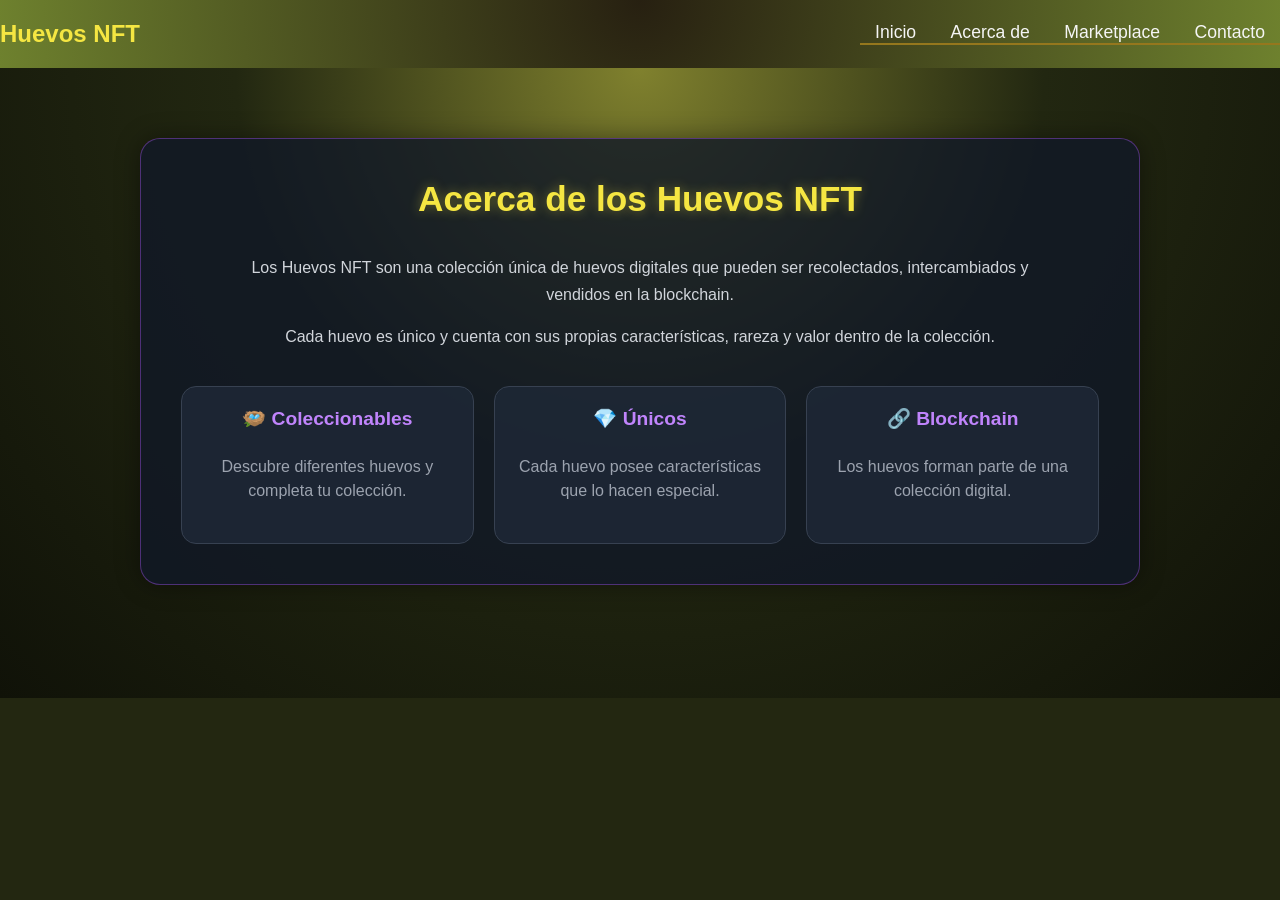
<file: about.html>
<!DOCTYPE html>
<html lang="en">
<head>
    <meta charset="UTF-8">
    <meta name="viewport" content="width=device-width, initial-scale=1.0">
    <link rel="stylesheet" href="style.css">
    <title>Acerca de los Huevos NFT</title>
</head>
<body>
    <header>
        <h2>Huevos NFT</h2>
        <div class="header-decoration"></div>
        <nav>
            <a href="index.html">Inicio</a>
            <a href="about.html">Acerca de</a>
            <a href="marketplace.html">Marketplace</a>
            <a href="contact.html">Contacto</a>
        </nav>
    </header>
    <main>
    <section class="about">
        <h3>Acerca de los Huevos NFT</h3>

        <p>
            Los Huevos NFT son una colección única de huevos digitales
            que pueden ser recolectados, intercambiados y vendidos en
            la blockchain.
        </p>

        <p>
            Cada huevo es único y cuenta con sus propias características,
            rareza y valor dentro de la colección.
        </p>

        <div class="about-info">
            <div>
                <h4>🪺 Coleccionables</h4>
                <p>Descubre diferentes huevos y completa tu colección.</p>
            </div>

            <div>
                <h4>💎 Únicos</h4>
                <p>Cada huevo posee características que lo hacen especial.</p>
            </div>

            <div>
                <h4>🔗 Blockchain</h4>
                <p>Los huevos forman parte de una colección digital.</p>
            </div>
        </div>
    </section>
</main>
</body>
</html>
</file>
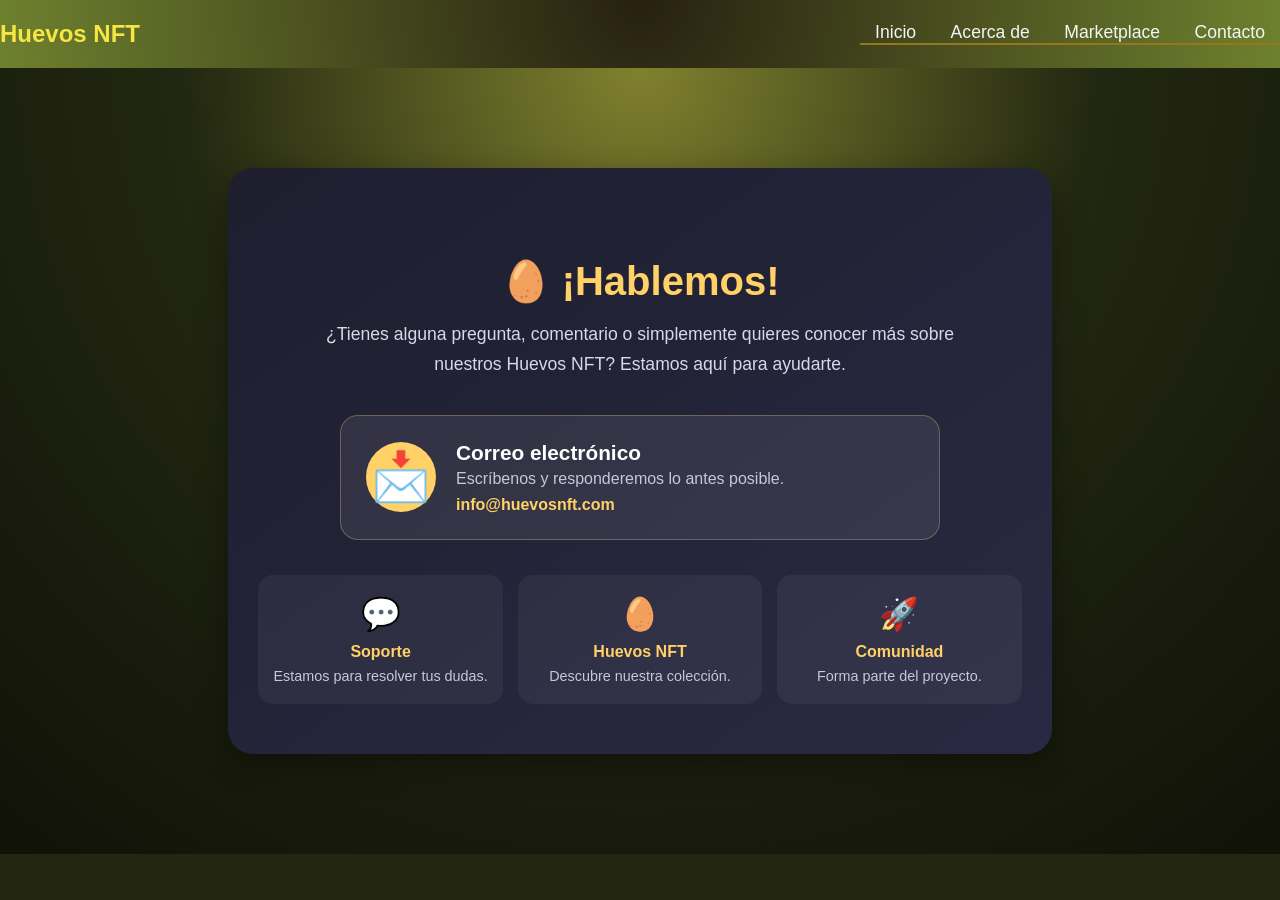
<file: contact.html>
<!DOCTYPE html>
<html lang="en">
<head>
    <meta charset="UTF-8">
    <meta name="viewport" content="width=device-width, initial-scale=1.0">
    <link rel="stylesheet" href="style.css">
    <title>Document</title>
</head>
<body>
    <header>
        <h2>Huevos NFT</h2>
        <div class="header-decoration"></div>
        <nav>
            <a href="index.html">Inicio</a>
            <a href="about.html">Acerca de</a>
            <a href="marketplace.html">Marketplace</a>
            <a href="contact.html">Contacto</a>
        </nav>
    </header>
    <main>
    <section class="contacto">
        <div class="contacto-contenido">
            <h3>🥚 ¡Hablemos!</h3>

            <p>
                ¿Tienes alguna pregunta, comentario o simplemente quieres
                conocer más sobre nuestros Huevos NFT? Estamos aquí para ayudarte.
            </p>

            <div class="contacto-card">
                <div class="contacto-icono">📩</div>

                <div>
                    <h4>Correo electrónico</h4>
                    <p>Escríbenos y responderemos lo antes posible.</p>
                    <a href="mailto:info@huevosnft.com">
                        info@huevosnft.com
                    </a>
                </div>
            </div>

            <div class="contacto-extra">
                <div>
                    <span>💬</span>
                    <strong>Soporte</strong>
                    <p>Estamos para resolver tus dudas.</p>
                </div>

                <div>
                    <span>🥚</span>
                    <strong>Huevos NFT</strong>
                    <p>Descubre nuestra colección.</p>
                </div>

                <div>
                    <span>🚀</span>
                    <strong>Comunidad</strong>
                    <p>Forma parte del proyecto.</p>
                </div>
            </div>
        </div>
    </section>
</main>
</body>
</html>
</file>
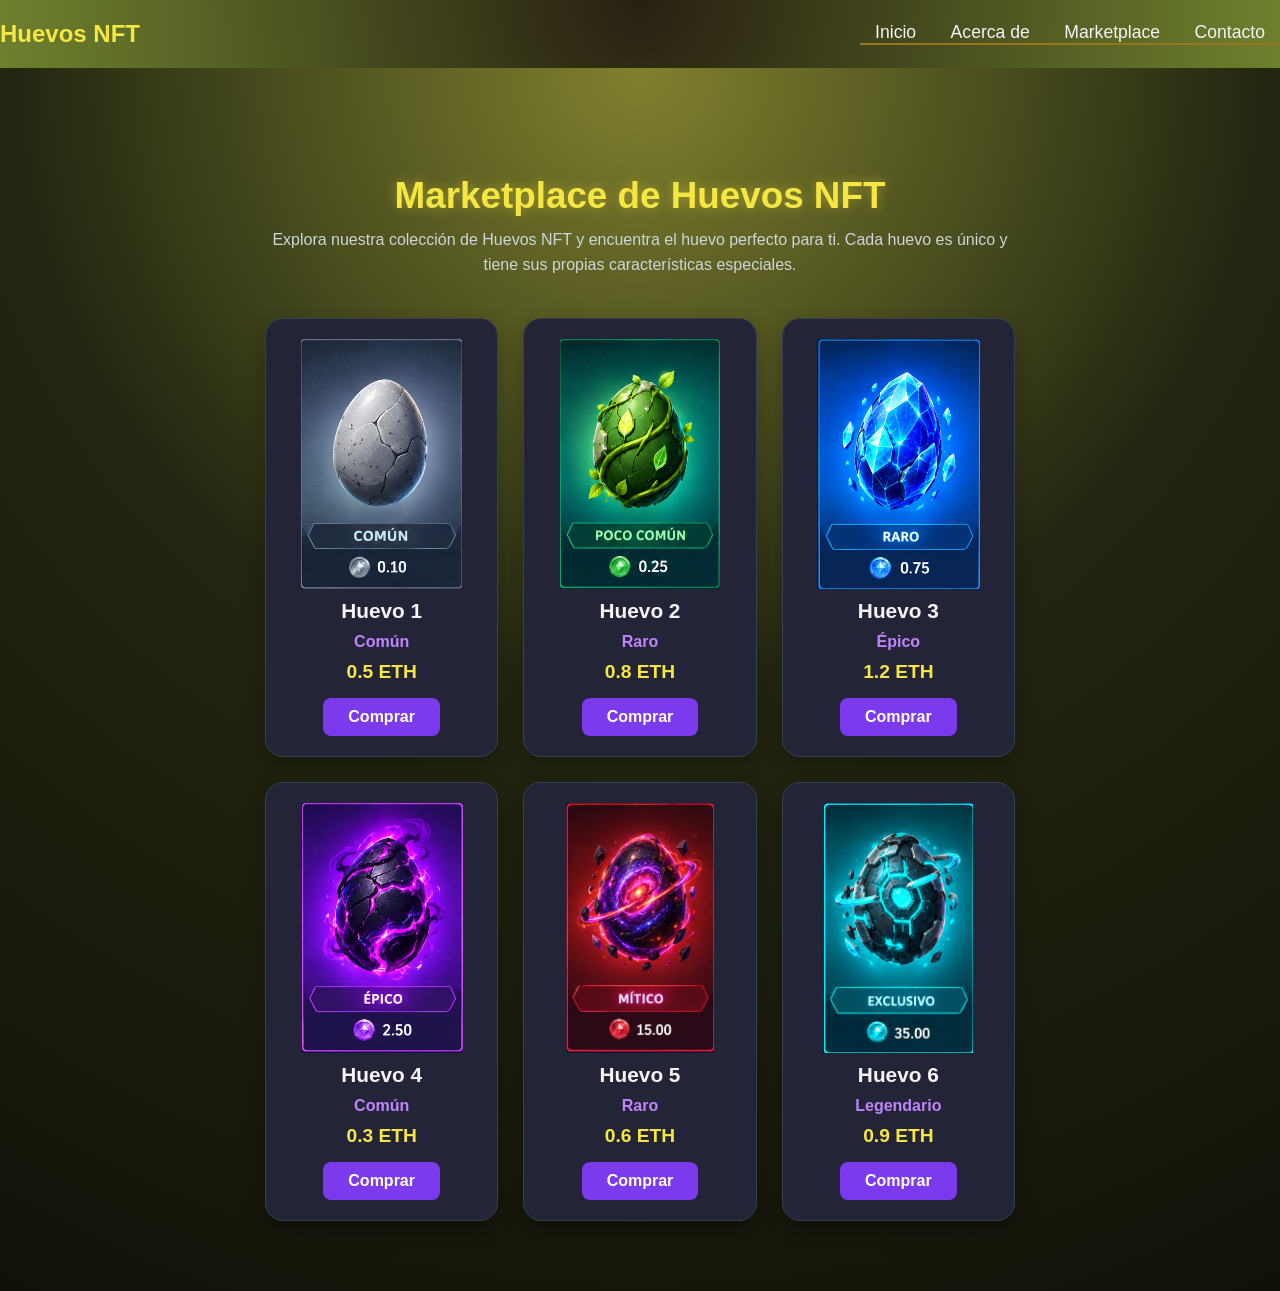
<file: marketplace.html>
<!DOCTYPE html>
<html lang="en">
<head>
    <meta charset="UTF-8">
    <meta name="viewport" content="width=device-width, initial-scale=1.0">
    <link rel="stylesheet" href="style.css">
    <title>Document</title>
</head>
    <header>
        <h2>Huevos NFT</h2>
        <div class="header-decoration"></div>
        <nav>
            <a href="index.html">Inicio</a>
            <a href="about.html">Acerca de</a>
            <a href="marketplace.html">Marketplace</a>
            <a href="contact.html">Contacto</a>
        </nav>
    </header>
<main>
    <section class="marketplace">
        <h3>Marketplace de Huevos NFT</h3>

        <p class="marketplace-description">
            Explora nuestra colección de Huevos NFT y encuentra el huevo
            perfecto para ti. Cada huevo es único y tiene sus propias
            características especiales.
        </p>

        <div class="huevos-gallery">

            <div class="huevo-item">
                <img src="images/huevo1.png" alt="Huevo 1">
                <h4>Huevo 1</h4>
                <p class="rarity">Común</p>
                <p class="price">0.5 ETH</p>
                <button>Comprar</button>
            </div>

            <div class="huevo-item">
                <img src="images/huevo2.png" alt="Huevo 2">
                <h4>Huevo 2</h4>
                <p class="rarity">Raro</p>
                <p class="price">0.8 ETH</p>
                <button>Comprar</button>
            </div>

            <div class="huevo-item">
                <img src="images/huevo3.png" alt="Huevo 3">
                <h4>Huevo 3</h4>
                <p class="rarity">Épico</p>
                <p class="price">1.2 ETH</p>
                <button>Comprar</button>
            </div>

            <div class="huevo-item">
                <img src="images/huevo4.png" alt="Huevo 4">
                <h4>Huevo 4</h4>
                <p class="rarity">Común</p>
                <p class="price">0.3 ETH</p>
                <button>Comprar</button>
            </div>

            <div class="huevo-item">
                <img src="images/huevo5.png" alt="Huevo 5">
                <h4>Huevo 5</h4>
                <p class="rarity">Raro</p>
                <p class="price">0.6 ETH</p>
                <button>Comprar</button>
            </div>

            <div class="huevo-item">
                <img src="images/huevo6.png" alt="Huevo 6">
                <h4>Huevo 6</h4>
                <p class="rarity">Legendario</p>
                <p class="price">0.9 ETH</p>
                <button>Comprar</button>
            </div>

        </div>
    </section>
</main>
</body>
</html>
</file>
<file: style.css>
* {
    box-sizing: border-box;
}

body {
    margin: 0;
    font-family: Arial, sans-serif;
    background-color: #232711;
    color: #f5f5f5;
}

header {
    background: radial-gradient(circle at top, #272011 0%, #6e812e 100%);
    color: #f5e642;
    display: flex;
    align-items: center;
    justify-content: space-between;
}

header h1 {
    font-size: 2.5rem;
    color: #f5e642;
    text-shadow: 0 0 10px rgba(245, 230, 66, 0.5);
}

header p {
    font-size: 1.2rem;
    color: #e5e7eb;
}

nav {
    border-bottom: 2px solid #95771d;
}

nav a {
    color: #f5f5f5;
    text-decoration: none;
    margin: 0 15px;
    font-size: 1.1rem;
    transition: 0.3s ease;
}

nav a:hover {
    color: #e4fc84;
    text-shadow: 0 0 10px #d9f755;
}


main {
    min-height: 70vh;
    padding: 40px 20px;
    display: flex;
    flex-direction: column;
    background:
        radial-gradient(circle at top, #80812e 0%, #222711 45%, #101208 100%);
}

main h2 {
    font-size: 2rem;
    margin-bottom: 10px;
    color: #f5e642;
}

main p {
    font-size: 1rem;
    margin-bottom: 20px;
    color: #d1d5db;
}


.container {
    max-width: 1200px;
    width: 100%;
    margin: 0 auto;
    padding: 20px;
}

/* about section */

.about {
    max-width: 1000px;
    margin: 30px auto;
    padding: 40px;
    background: rgba(17, 24, 39, 0.8);
    border: 1px solid rgba(168, 85, 247, 0.4);
    border-radius: 20px;
    box-shadow: 0 0 25px rgba(0, 0, 0, 0.4);
}

.about h3 {
    margin-top: 0;
    font-size: 2.2rem;
    color: #f5e642;
    text-align: center;
    text-shadow: 0 0 12px rgba(245, 230, 66, 0.4);
}

.about > p {
    max-width: 800px;
    margin: 15px auto;
    text-align: center;
    line-height: 1.7;
    color: #d1d5db;
}

.about-info {
    display: flex;
    gap: 20px;
    margin-top: 35px;
}

.about-info div {
    flex: 1;
    padding: 20px;
    background: rgba(31, 41, 55, 0.8);
    border-radius: 15px;
    text-align: center;
    border: 1px solid #374151;

    transition: 0.3s ease;
}

.about-info div:hover {
    transform: translateY(-5px);
    border-color: #a855f7;
    box-shadow: 0 0 20px rgba(168, 85, 247, 0.35);
}

.about-info h4 {
    margin-top: 0;
    font-size: 1.2rem;
    color: #c084fc;
}

.about-info p {
    color: #9ca3af;
    line-height: 1.5;
}

/* marketplace section */

.marketplace {
    max-width: 1200px;
    margin: 0 auto;
    padding: 30px 20px;
}

.marketplace h3 {
    text-align: center;
    font-size: 2.3rem;
    color: #f5e642;
    margin-bottom: 10px;
    text-shadow: 0 0 12px rgba(245, 230, 66, 0.4);
}

.marketplace-description {
    max-width: 750px;
    margin: 0 auto 40px;
    text-align: center;
    line-height: 1.6;
    color: #d1d5db;
}


.huevos-gallery {
    display: grid;
    grid-template-columns: repeat(3, 1fr);
    gap: 25px;
}


.huevo-item {
    background: rgba(31, 41, 55, 0.9);
    border: 1px solid #374151;
    border-radius: 18px;
    padding: 20px;
    text-align: center;

    transition: 
        transform 0.3s ease,
        box-shadow 0.3s ease,
        border-color 0.3s ease;
}

.huevo-item:hover {
    transform: translateY(-8px);
    border-color: #a855f7;
    box-shadow: 0 0 25px rgba(168, 85, 247, 0.45);
}


.huevo-item img {
    width: 100%;
    max-width: 250px;
    height: 250px;
    object-fit: contain;
    margin-bottom: 10px;

    transition: transform 0.3s ease;
}

.huevo-item:hover img {
    transform: scale(1.08);
}


.huevo-item h4 {
    font-size: 1.3rem;
    margin: 10px 0;
    color: #f5f5f5;
}

.rarity {
    margin: 5px 0;
    color: #c084fc;
    font-weight: bold;
}

.price {
    font-size: 1.2rem;
    font-weight: bold;
    color: #f5e642;
    margin: 10px 0 15px;
}


.huevo-item button {
    border: none;
    border-radius: 8px;
    padding: 10px 25px;

    background: #7c3aed;
    color: white;

    font-size: 1rem;
    font-weight: bold;

    cursor: pointer;

    transition: 
        background 0.3s ease,
        transform 0.2s ease,
        box-shadow 0.3s ease;
}

.huevo-item button:hover {
    background: #a855f7;
    transform: scale(1.05);
    box-shadow: 0 0 15px rgba(168, 85, 247, 0.7);
}

@media (max-width: 800px) {
    .huevos-gallery {
        grid-template-columns: repeat(2, 1fr);
    }
}

@media (max-width: 500px) {
    .huevos-gallery {
        grid-template-columns: 1fr;
    }
}

/* contact section */

.contacto {
    max-width: 900px;
    margin: 60px auto;
    padding: 50px 30px;
    background: linear-gradient(145deg, #1e1e2f, #292943);
    border-radius: 25px;
    box-shadow: 0 10px 30px rgba(0, 0, 0, 0.35);
    text-align: center;
    color: white;
}

.contacto-contenido h3 {
    font-size: 2.5rem;
    margin-bottom: 15px;
    color: #ffd166;
}

.contacto-contenido > p {
    max-width: 650px;
    margin: 0 auto 35px;
    font-size: 1.1rem;
    line-height: 1.7;
    color: #d8d8e8;
}

/* Tarjeta principal */
.contacto-card {
    display: flex;
    align-items: center;
    gap: 20px;
    max-width: 600px;
    margin: 0 auto 35px;
    padding: 25px;
    background: rgba(255, 255, 255, 0.08);
    border: 1px solid rgba(255, 209, 102, 0.3);
    border-radius: 18px;
    text-align: left;
    transition: transform 0.3s ease, box-shadow 0.3s ease;
}

.contacto-card:hover {
    transform: translateY(-5px);
    box-shadow: 0 8px 20px rgba(0, 0, 0, 0.3);
}

.contacto-icono {
    font-size: 3rem;
    min-width: 70px;
    height: 70px;
    display: flex;
    align-items: center;
    justify-content: center;
    background: #ffd166;
    border-radius: 50%;
}

.contacto-card h4 {
    margin: 0 0 5px;
    font-size: 1.3rem;
}

.contacto-card p {
    margin: 0 0 8px;
    color: #c7c7d5;
}

.contacto-card a {
    color: #ffd166;
    font-weight: bold;
    text-decoration: none;
}

.contacto-card a:hover {
    text-decoration: underline;
}

/* Tres tarjetas inferiores */
.contacto-extra {
    display: grid;
    grid-template-columns: repeat(3, 1fr);
    gap: 15px;
}

.contacto-extra div {
    padding: 20px 15px;
    background: rgba(255, 255, 255, 0.05);
    border-radius: 15px;
    transition: transform 0.3s ease, background 0.3s ease;
}

.contacto-extra div:hover {
    transform: translateY(-5px);
    background: rgba(255, 255, 255, 0.1);
}

.contacto-extra span {
    display: block;
    font-size: 2rem;
    margin-bottom: 10px;
}

.contacto-extra strong {
    display: block;
    color: #ffd166;
    margin-bottom: 7px;
}

.contacto-extra p {
    margin: 0;
    font-size: 0.9rem;
    color: #c7c7d5;
}

/* Adaptación para celular */
@media (max-width: 700px) {
    .contacto {
        margin: 30px 15px;
        padding: 35px 20px;
    }

    .contacto-contenido h3 {
        font-size: 2rem;
    }

    .contacto-extra {
        grid-template-columns: 1fr;
    }

    .contacto-card {
        flex-direction: column;
        text-align: center;
    }
}

/* =========================
   HERO
========================= */

.hero {
    max-width: 1100px;
    margin: 50px auto;
    padding: 60px;
    display: flex;
    align-items: center;
    gap: 50px;
    background: linear-gradient(135deg, #292943, #1b1b2d);
    border-radius: 30px;
    overflow: hidden;
}

.hero-text {
    flex: 1;
}

.hero-tag,
.section-title span,
.about-text > span {
    color: #ffd166;
    font-size: 0.85rem;
    font-weight: bold;
    letter-spacing: 2px;
}

.hero h1 {
    font-size: 3.5rem;
    margin: 15px 0;
    color: white;
}

.hero h1 span {
    color: #ffd166;
}

.hero p {
    color: #d0d0dc;
    line-height: 1.7;
    font-size: 1.1rem;
    margin-bottom: 30px;
}

.hero-image {
    flex: 1;
    text-align: center;
}

.hero-image img {
    width: 100%;
    max-width: 400px;
    transition: transform 0.4s ease;
}

.hero-image img:hover {
    transform: scale(1.05) rotate(2deg);
}


/* =========================
   BOTONES
========================= */

.hero-button,
.secondary-button {
    display: inline-block;
    padding: 13px 25px;
    border-radius: 10px;
    text-decoration: none;
    font-weight: bold;
    transition: 0.3s ease;
}

.hero-button {
    background: #ffd166;
    color: #1b1b2d;
}

.hero-button:hover {
    background: #ffe29a;
    transform: translateY(-3px);
}

.secondary-button {
    margin-top: 30px;
    border: 1px solid #ffd166;
    color: #ffd166;
}

.secondary-button:hover {
    background: #ffd166;
    color: #1b1b2d;
}


/* =========================
   SECCIONES
========================= */

.featured,
.how-to {
    max-width: 1100px;
    margin: 90px auto;
    text-align: center;
}

.section-title {
    margin-bottom: 40px;
}

.section-title h2,
.about-text h2 {
    color: white;
    font-size: 2.3rem;
    margin: 10px 0;
}

.section-title p {
    color: #aaaabc;
}


/* =========================
   GALERÍA
========================= */

.huevos-gallery {
    display: grid;
    grid-template-columns: repeat(3, 1fr);
    gap: 25px;
}

.huevo-item {
    background: #242438;
    border-radius: 18px;
    overflow: hidden;
    box-shadow: 0 8px 20px rgba(0, 0, 0, 0.25);
    transition: transform 0.3s ease, box-shadow 0.3s ease;
}

.huevo-item:hover {
    transform: translateY(-8px);
    box-shadow: 0 15px 30px rgba(0, 0, 0, 0.35);
}

.huevo-item img {
    width: 100%;
    display: block;
}

.huevo-info {
    display: flex;
    justify-content: space-between;
    align-items: center;
    padding: 15px 18px;
}

.huevo-info h3 {
    color: white;
    margin: 0;
}

.huevo-info p {
    color: #ffd166;
    font-weight: bold;
}


/* =========================
   SOBRE EL PROYECTO
========================= */

.about-home {
    max-width: 1100px;
    margin: 100px auto;
    padding: 50px;
    display: flex;
    align-items: center;
    gap: 60px;
    background: #242438;
    border-radius: 25px;
}

.about-image {
    flex: 1;
}

.about-image img {
    width: 100%;
}

.about-text {
    flex: 1;
}

.about-text p {
    color: #c5c5d2;
    line-height: 1.7;
}


/* =========================
   PASOS
========================= */

.steps {
    display: grid;
    grid-template-columns: repeat(3, 1fr);
    gap: 25px;
}

.step {
    padding: 30px 20px;
    background: #242438;
    border-radius: 18px;
}

.step-number {
    width: 50px;
    height: 50px;
    margin: 0 auto 15px;
    display: flex;
    align-items: center;
    justify-content: center;
    border-radius: 50%;
    background: #ffd166;
    color: #1b1b2d;
    font-size: 1.3rem;
    font-weight: bold;
}

.step h3 {
    color: white;
}

.step p {
    color: #aaaabc;
    line-height: 1.6;
}


/* =========================
   CONTACTO
========================= */

.home-contact {
    max-width: 900px;
    margin: 100px auto 60px;
    padding: 60px 30px;
    text-align: center;
    background: linear-gradient(135deg, #292943, #1b1b2d);
    border-radius: 25px;
}

.home-contact h2 {
    color: white;
    font-size: 2rem;
}

.home-contact p {
    color: #c5c5d2;
    margin-bottom: 25px;
}


/* =========================
   RESPONSIVE
========================= */

@media (max-width: 800px) {

    .hero,
    .about-home {
        flex-direction: column;
        padding: 35px 25px;
        text-align: center;
    }

    .hero h1 {
        font-size: 2.5rem;
    }

    .huevos-gallery {
        grid-template-columns: repeat(2, 1fr);
        padding: 0 15px;
    }

    .steps {
        grid-template-columns: 1fr;
        padding: 0 20px;
    }
}

@media (max-width: 500px) {

    .huevos-gallery {
        grid-template-columns: 1fr;
    }

    .hero h1 {
        font-size: 2rem;
    }
}
</file>
